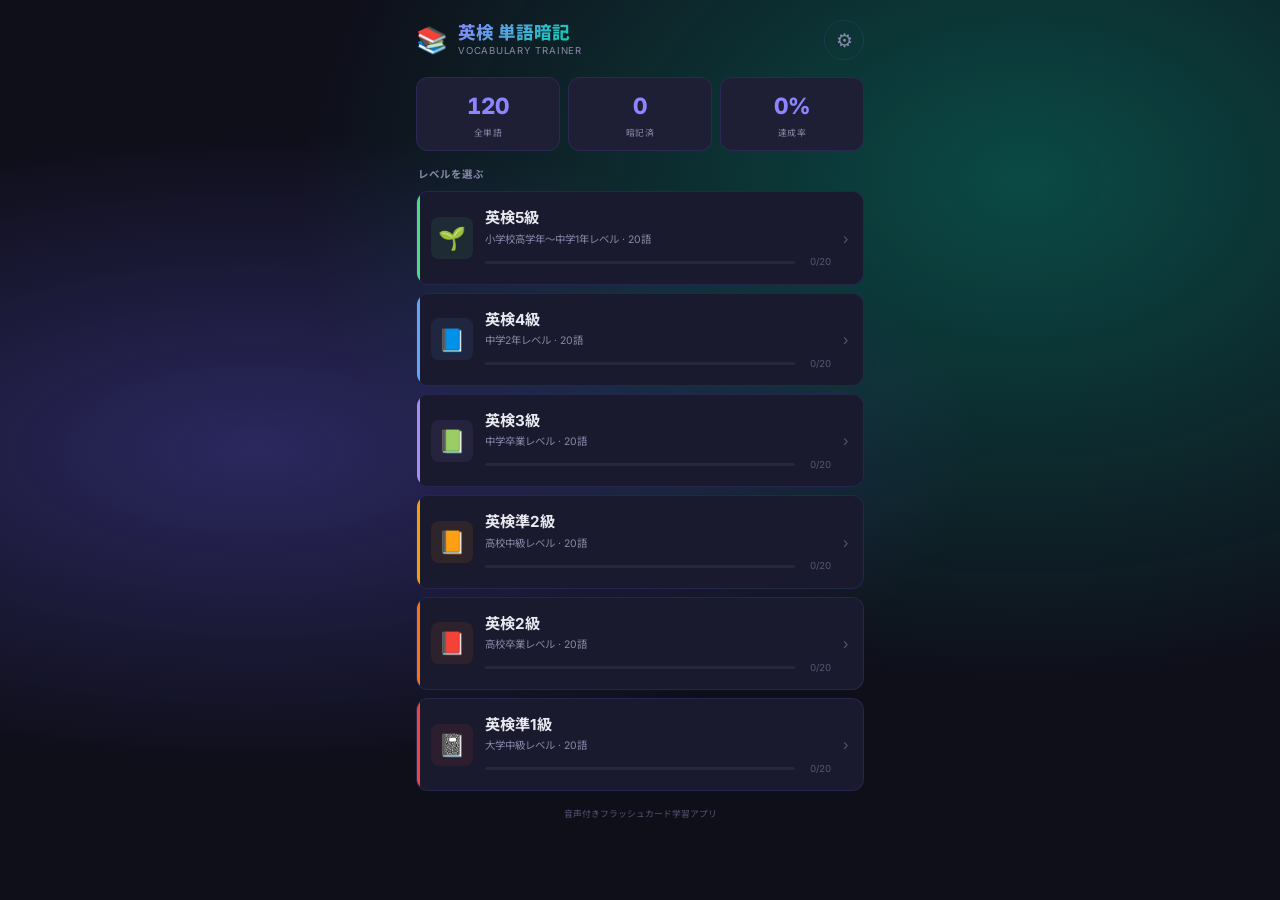
<file: index.html>
<!DOCTYPE html>
<html lang="ja">

<head>
  <meta charset="UTF-8">
  <meta name="viewport" content="width=device-width, initial-scale=1.0, viewport-fit=cover, user-scalable=no">
  <meta name="description" content="英検5級〜準1級対応の単語暗記アプリ。ネイティブ発音付きフラッシュカードで効率的に語彙力を強化。">
  <meta name="theme-color" content="#0f0f1a">
  <meta name="mobile-web-app-capable" content="yes">
  <title>英検 単語暗記</title>

  <link rel="preconnect" href="https://fonts.googleapis.com">
  <link rel="preconnect" href="https://fonts.gstatic.com" crossorigin>
  <link
    href="https://fonts.googleapis.com/css2?family=Inter:wght@400;600;700;800&family=Noto+Sans+JP:wght@400;600;700&family=M+PLUS+Rounded+1c:wght@400;700&family=Noto+Serif+JP:wght@400;700&family=Source+Code+Pro:wght@400;600;700&display=swap"
    rel="stylesheet">
  <link rel="stylesheet" href="css/style.css">

  <style>
    .top-wrapper {
      position: relative;
      z-index: 1;
      width: 100%;
      max-width: 480px;
      margin: 0 auto;
      padding: 12px 16px;
      padding-top: calc(12px + env(safe-area-inset-top, 0px));
      padding-bottom: calc(20px + env(safe-area-inset-bottom, 0px));
      min-height: 100vh;
      min-height: 100dvh;
    }

    /* Header */
    .top-header {
      display: flex;
      align-items: center;
      justify-content: space-between;
      padding: 8px 0 16px;
    }

    .top-brand {
      display: flex;
      align-items: center;
      gap: 10px;
    }

    .top-brand-icon {
      font-size: 1.6rem;
    }

    .top-brand-text h1 {
      font-size: 1.1rem;
      font-weight: 800;
      background: linear-gradient(135deg, var(--color-primary-light), var(--color-secondary));
      -webkit-background-clip: text;
      -webkit-text-fill-color: transparent;
      background-clip: text;
      line-height: 1.2;
    }

    .top-brand-text p {
      font-size: 0.6rem;
      color: var(--color-text-muted);
      letter-spacing: 0.08em;
      text-transform: uppercase;
    }

    /* Greeting */
    .top-greeting {
      padding: 12px 16px;
      background: var(--color-surface);
      border: 1px solid var(--color-border);
      border-radius: var(--radius-md);
      margin-bottom: 16px;
      display: none;
    }

    .top-greeting.show {
      display: block;
    }

    .top-greeting-text {
      font-size: 0.85rem;
      font-weight: 600;
      color: var(--color-text);
    }

    .top-greeting-sub {
      font-size: 0.65rem;
      color: var(--color-text-muted);
      margin-top: 2px;
    }

    /* Stats */
    .top-stats {
      display: grid;
      grid-template-columns: 1fr 1fr 1fr;
      gap: 8px;
      margin-bottom: 16px;
    }

    .stat-card {
      padding: 10px 8px;
      background: var(--color-surface);
      border: 1px solid var(--color-border);
      border-radius: var(--radius-md);
      text-align: center;
    }

    .stat-value {
      font-size: 1.4rem;
      font-weight: 800;
      color: var(--color-primary-light);
      font-variant-numeric: tabular-nums;
    }

    .stat-label {
      font-size: 0.55rem;
      color: var(--color-text-muted);
      text-transform: uppercase;
      letter-spacing: 0.05em;
      margin-top: 2px;
    }

    /* Section label */
    .section-label {
      font-size: 0.65rem;
      font-weight: 700;
      color: var(--color-text-muted);
      text-transform: uppercase;
      letter-spacing: 0.1em;
      margin-bottom: 8px;
      padding-left: 2px;
    }

    /* Level Cards */
    .level-grid {
      display: flex;
      flex-direction: column;
      gap: 8px;
    }

    .level-card {
      display: flex;
      align-items: center;
      gap: 12px;
      padding: 14px;
      background: var(--color-bg-card);
      border: 1px solid var(--color-border);
      border-radius: var(--radius-md);
      text-decoration: none;
      color: var(--color-text);
      transition: all 0.15s ease;
      position: relative;
      overflow: hidden;
    }

    .level-card::after {
      content: '';
      position: absolute;
      left: 0;
      top: 0;
      bottom: 0;
      width: 3px;
      background: var(--card-accent);
      border-radius: 0 2px 2px 0;
    }

    .level-card:active {
      transform: scale(0.98);
      background: var(--color-surface);
    }

    .level-icon-wrap {
      width: 42px;
      height: 42px;
      display: flex;
      align-items: center;
      justify-content: center;
      font-size: 1.4rem;
      border-radius: var(--radius-sm);
      background: var(--card-accent-bg, rgba(255, 255, 255, 0.04));
      flex-shrink: 0;
    }

    .level-info {
      flex: 1;
      min-width: 0;
    }

    .level-name {
      font-size: 0.95rem;
      font-weight: 700;
    }

    .level-desc {
      font-size: 0.65rem;
      color: var(--color-text-muted);
      margin-top: 1px;
    }

    .level-bottom {
      display: flex;
      align-items: center;
      gap: 8px;
      margin-top: 6px;
    }

    .level-progress-bar {
      flex: 1;
      height: 3px;
      background: rgba(255, 255, 255, 0.06);
      border-radius: 2px;
      overflow: hidden;
    }

    .level-progress-fill {
      height: 100%;
      border-radius: 2px;
      transition: width 0.5s ease;
    }

    .level-pct {
      font-size: 0.6rem;
      color: var(--color-text-dim);
      font-variant-numeric: tabular-nums;
      white-space: nowrap;
      min-width: 28px;
      text-align: right;
    }

    .level-arrow {
      color: var(--color-text-dim);
      font-size: 0.9rem;
      flex-shrink: 0;
    }

    /* Footer */
    .top-footer {
      text-align: center;
      padding: 16px 0 4px;
      font-size: 0.55rem;
      color: var(--color-text-dim);
    }

    @media (hover: hover) and (pointer: fine) {
      .level-card:hover {
        border-color: var(--color-primary);
        transform: translateY(-1px);
        box-shadow: 0 4px 16px rgba(0, 0, 0, 0.3);
      }
    }

    /* Theme grid categories */
    .theme-category {
      font-size: 0.65rem;
      font-weight: 700;
      color: var(--color-text-muted);
      margin: 12px 0 6px;
      text-transform: uppercase;
      letter-spacing: 0.08em;
    }

    .theme-category:first-child {
      margin-top: 0;
    }
  </style>
</head>

<body>
  <div class="top-wrapper">

    <!-- Header -->
    <header class="top-header">
      <div class="top-brand">
        <span class="top-brand-icon">📚</span>
        <div class="top-brand-text">
          <h1>英検 単語暗記</h1>
          <p>Vocabulary Trainer</p>
        </div>
      </div>
      <button class="header-settings-btn" id="settingsBtn" aria-label="設定">⚙</button>
    </header>

    <!-- Greeting -->
    <div class="top-greeting" id="topGreeting">
      <div class="top-greeting-text" id="greetingText"></div>
      <div class="top-greeting-sub" id="greetingSub"></div>
    </div>

    <!-- Stats -->
    <div class="top-stats" id="topStats">
      <div class="stat-card">
        <div class="stat-value" id="statTotal">120</div>
        <div class="stat-label">全単語</div>
      </div>
      <div class="stat-card">
        <div class="stat-value" id="statMastered">0</div>
        <div class="stat-label">暗記済</div>
      </div>
      <div class="stat-card">
        <div class="stat-value" id="statPercent">0%</div>
        <div class="stat-label">達成率</div>
      </div>
    </div>

    <!-- Level Selection -->
    <div class="section-label">レベルを選ぶ</div>
    <div class="level-grid" id="levelGrid"></div>

    <footer class="top-footer">音声付きフラッシュカード学習アプリ</footer>
  </div>

  <!-- Settings Modal -->
  <div class="modal-overlay" id="settingsModal">
    <div class="modal-content settings-modal">
      <div class="modal-header">
        <h2 class="modal-title">⚙ 設定</h2>
        <button class="modal-close" id="settingsModalClose">✕</button>
      </div>

      <div class="settings-section">
        <label class="settings-label" for="usernameInput">👤 ユーザー名</label>
        <input type="text" class="settings-input" id="usernameInput" placeholder="名前を入力..." maxlength="20">
      </div>

      <div class="settings-section">
        <span class="settings-label">🎨 カラーテーマ</span>
        <div id="themeGrid"></div>
      </div>

      <div class="settings-section">
        <span class="settings-label">🔤 フォント</span>
        <div class="font-list" id="fontList"></div>
      </div>

      <div class="settings-section settings-danger">
        <span class="settings-label">🗑️ データ管理</span>
        <button class="settings-reset-btn" id="resetAllBtn">⚠ 全データを初期化</button>
      </div>
    </div>
  </div>

  <script src="js/data/eiken5.js"></script>
  <script src="js/data/eiken4.js"></script>
  <script src="js/data/eiken3.js"></script>
  <script src="js/data/eiken-pre2.js"></script>
  <script src="js/data/eiken2.js"></script>
  <script src="js/data/eiken-pre1.js"></script>
  <script src="js/data/levels.js"></script>
  <script src="js/settings.js"></script>
  <script>
    document.addEventListener('DOMContentLoaded', () => {
      const settings = new SettingsManager();
      settings.applyAll();

      const username = settings.get('username');
      const greetingEl = document.getElementById('topGreeting');
      const greetingText = document.getElementById('greetingText');
      const greetingSub = document.getElementById('greetingSub');

      if (username && greetingEl) {
        const hour = new Date().getHours();
        let timeGreet = 'こんにちは';
        if (hour < 6) timeGreet = 'おやすみ前の学習ですね';
        else if (hour < 10) timeGreet = 'おはようございます';
        else if (hour < 18) timeGreet = 'こんにちは';
        else timeGreet = 'こんばんは';
        greetingText.textContent = `${timeGreet}、${username} さん`;
        greetingSub.textContent = '今日も一緒に頑張りましょう！';
        greetingEl.classList.add('show');
      }

      // Stats
      let totalWords = 0;
      let totalMastered = 0;
      LEVEL_ORDER.forEach(id => {
        const lv = LEVEL_CONFIG[id];
        if (!lv) return;
        totalWords += lv.getData().length;
        totalMastered += JSON.parse(localStorage.getItem(`masteredWords_${id}`) || '[]').length;
      });
      document.getElementById('statTotal').textContent = totalWords;
      document.getElementById('statMastered').textContent = totalMastered;
      document.getElementById('statPercent').textContent = totalWords > 0 ? Math.round((totalMastered / totalWords) * 100) + '%' : '0%';

      // Level cards
      const grid = document.getElementById('levelGrid');
      LEVEL_ORDER.forEach(levelId => {
        const level = LEVEL_CONFIG[levelId];
        if (!level) return;
        const data = level.getData();
        const mastered = JSON.parse(localStorage.getItem(`masteredWords_${levelId}`) || '[]').length;
        const total = data.length;
        const pct = total > 0 ? Math.round((mastered / total) * 100) : 0;

        const a = document.createElement('a');
        a.href = `study.html?level=${levelId}`;
        a.className = 'level-card';
        a.style.setProperty('--card-accent', level.color);
        a.style.setProperty('--card-accent-bg', level.color + '15');
        a.innerHTML = `
          <div class="level-icon-wrap">${level.icon}</div>
          <div class="level-info">
            <div class="level-name">${level.name}</div>
            <div class="level-desc">${level.description} · ${total}語</div>
            <div class="level-bottom">
              <div class="level-progress-bar">
                <div class="level-progress-fill" style="width:${pct}%;background:${level.color}"></div>
              </div>
              <span class="level-pct">${mastered}/${total}</span>
            </div>
          </div>
          <span class="level-arrow">›</span>
        `;
        grid.appendChild(a);
      });

      // Settings modal
      const settingsBtn = document.getElementById('settingsBtn');
      const settingsModal = document.getElementById('settingsModal');
      const settingsModalClose = document.getElementById('settingsModalClose');
      const usernameInput = document.getElementById('usernameInput');
      const themeGrid = document.getElementById('themeGrid');
      const fontList = document.getElementById('fontList');
      const resetAllBtn = document.getElementById('resetAllBtn');

      function renderThemes() {
        if (!themeGrid) return;
        const current = settings.get('theme');
        themeGrid.innerHTML = '';
        const categories = {};
        Object.entries(settings.themes).forEach(([id, theme]) => {
          if (!categories[theme.category]) categories[theme.category] = [];
          categories[theme.category].push({ id, ...theme });
        });
        Object.entries(categories).forEach(([cat, themes]) => {
          const label = document.createElement('div');
          label.className = 'theme-category';
          label.textContent = cat;
          themeGrid.appendChild(label);
          const grid = document.createElement('div');
          grid.className = 'theme-grid';
          themes.forEach(t => {
            const btn = document.createElement('button');
            btn.className = `theme-item${t.id === current ? ' selected' : ''}`;
            btn.innerHTML = `<span class="theme-swatch" style="background:${t.primary}"></span>${t.label}`;
            btn.addEventListener('click', () => { settings.applyTheme(t.id); renderThemes(); });
            grid.appendChild(btn);
          });
          themeGrid.appendChild(grid);
        });
      }

      function renderFonts() {
        if (!fontList) return;
        const current = settings.get('font');
        fontList.innerHTML = '';
        Object.entries(settings.fonts).forEach(([id, font]) => {
          const btn = document.createElement('button');
          btn.className = `font-item${id === current ? ' selected' : ''}`;
          btn.textContent = font.label;
          btn.style.fontFamily = font.family;
          btn.addEventListener('click', () => { settings.applyFont(id); renderFonts(); });
          fontList.appendChild(btn);
        });
      }

      if (settingsBtn) {
        settingsBtn.addEventListener('click', () => {
          renderThemes(); renderFonts();
          if (usernameInput) usernameInput.value = settings.get('username') || '';
          if (usernameInput) {
            usernameInput.oninput = () => {
              settings.set('username', usernameInput.value.trim());
              const n = usernameInput.value.trim();
              if (n) {
                greetingText.textContent = `こんにちは、${n} さん`;
                greetingSub.textContent = '今日も一緒に頑張りましょう！';
                greetingEl.classList.add('show');
              } else {
                greetingEl.classList.remove('show');
              }
            };
          }
          settingsModal.classList.add('show');
        });
      }
      if (settingsModalClose) settingsModalClose.addEventListener('click', () => settingsModal.classList.remove('show'));
      if (settingsModal) settingsModal.addEventListener('click', (e) => { if (e.target === settingsModal) settingsModal.classList.remove('show'); });
      if (resetAllBtn) resetAllBtn.addEventListener('click', () => { if (confirm('全データを初期化しますか？')) { settings.resetAll(); location.reload(); } });
    });
  </script>
</body>

</html>
</file>
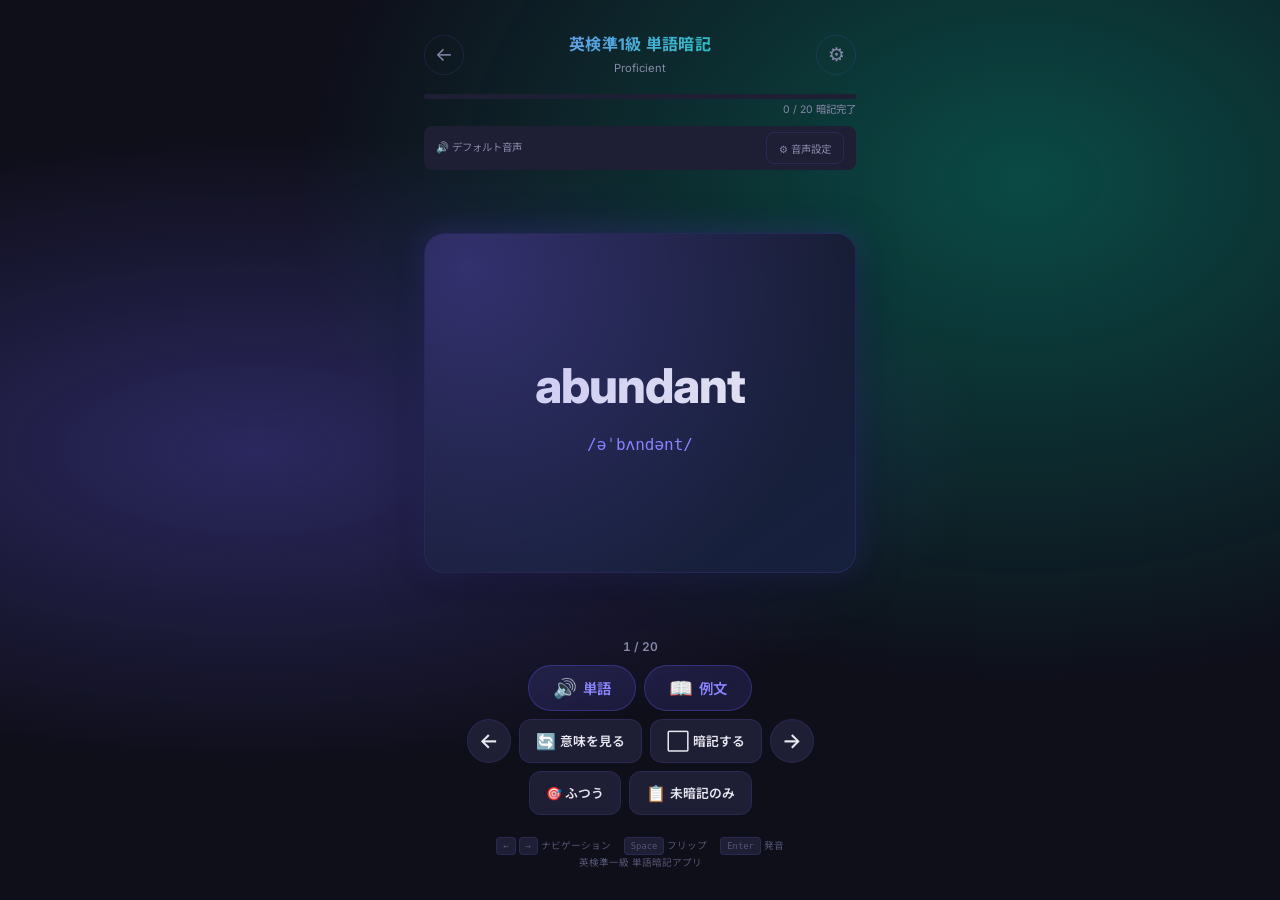
<file: study.html>
<!DOCTYPE html>
<html lang="ja">

<head>
  <meta charset="UTF-8">
  <meta name="viewport" content="width=device-width, initial-scale=1.0, viewport-fit=cover, user-scalable=no">
  <meta name="description" content="英検単語暗記アプリ。ネイティブ発音付きのフラッシュカードで効率的に語彙力を強化。">
  <meta name="theme-color" content="#0f0f1a">
  <meta name="mobile-web-app-capable" content="yes">
  <meta name="apple-mobile-web-app-status-bar-style" content="black-translucent">
  <title>単語暗記</title>

  <!-- Fonts -->
  <link rel="preconnect" href="https://fonts.googleapis.com">
  <link rel="preconnect" href="https://fonts.gstatic.com" crossorigin>
  <link
    href="https://fonts.googleapis.com/css2?family=Inter:wght@400;600;700;800&family=Noto+Sans+JP:wght@400;600;700&family=M+PLUS+Rounded+1c:wght@400;700&family=Noto+Serif+JP:wght@400;700&family=Source+Code+Pro:wght@400;600;700&display=swap"
    rel="stylesheet">

  <!-- Styles -->
  <link rel="stylesheet" href="css/style.css">
</head>

<body>
  <div class="app-wrapper">

    <!-- Header -->
    <header class="header">
      <div class="header-row">
        <a href="index.html" class="header-back-btn" aria-label="トップへ戻る">←</a>
        <div class="header-center">
          <h1 class="header-title" id="headerTitle">単語暗記</h1>
          <p class="header-subtitle" id="headerSubtitle">Vocabulary Trainer</p>
        </div>
        <button class="header-settings-btn" id="settingsBtn" aria-label="設定">⚙</button>
      </div>
    </header>

    <!-- Progress -->
    <div class="progress-container">
      <div class="progress-bar-outer">
        <div class="progress-bar-inner" id="progressBar"></div>
      </div>
      <div class="progress-text" id="progressText">0 / 15 暗記完了</div>
    </div>

    <!-- iOS Notice -->
    <div class="ios-notice" id="iosNotice">
      <button class="ios-notice-close" id="iosNoticeClose">✕</button>
      <div class="ios-notice-title">📱 iOSをお使いの方へ</div>
      <div>
        より自然な発音にするには：<br>
        設定 → アクセシビリティ → 読み上げコンテンツ → 声 → English → 高品質音声をダウンロード
      </div>
    </div>

    <!-- Voice Info -->
    <div class="voice-info-bar">
      <span class="voice-info" id="voiceInfo">🔊 読み込み中...</span>
      <button class="voice-settings-btn" id="voiceSettingsBtn">⚙ 音声設定</button>
    </div>

    <!-- Card -->
    <div class="card-area">
      <div class="card" id="card">
        <div class="card-inner" id="cardInner">
          <!-- Front -->
          <div class="card-face card-front">
            <div class="word-display" id="word">loading...</div>
            <div class="phonetic-display" id="phonetic"></div>
          </div>

          <!-- Back -->
          <div class="card-face card-back">
            <span class="pos-badge" id="partOfSpeech"></span>
            <div class="meaning-display" id="meaning"></div>
            <div class="divider"></div>
            <div class="example-label">Example</div>
            <div class="example-display" id="example"></div>
            <div class="example-translation-display" id="exampleTranslation"></div>
          </div>
        </div>
      </div>
    </div>

    <!-- Controls -->
    <div class="controls">
      <div class="counter" id="counter">1 / 15</div>

      <div class="controls-row">
        <button class="speak-btn" id="speakWordGlobal" aria-label="単語を発音">
          <span class="speak-icon">🔊</span>
          <span>単語</span>
        </button>
        <button class="speak-btn" id="speakExampleGlobal" aria-label="例文を発音">
          <span class="speak-icon">📖</span>
          <span>例文</span>
        </button>
      </div>

      <div class="controls-row">
        <button class="ctrl-btn nav-btn" id="prevBtn" aria-label="前へ">←</button>
        <button class="ctrl-btn" id="flipBtn">
          <span class="btn-icon">🔄</span> 意味を見る
        </button>
        <button class="ctrl-btn" id="masterBtn">
          <span class="btn-icon">⬜</span> 暗記する
        </button>
        <button class="ctrl-btn nav-btn" id="nextBtn" aria-label="次へ">→</button>
      </div>

      <div class="controls-row">
        <button class="ctrl-btn speed-step" id="speedBtn" aria-label="再生速度">🎯 ふつう</button>
        <button class="ctrl-btn" id="filterBtn">
          <span class="btn-icon">📋</span> 未暗記のみ
        </button>
      </div>
    </div>

    <!-- Footer -->
    <footer class="footer">
      <div class="keyboard-hints">
        <kbd class="kbd">←</kbd> <kbd class="kbd">→</kbd> ナビゲーション　
        <kbd class="kbd">Space</kbd> フリップ　
        <kbd class="kbd">Enter</kbd> 発音
      </div>
      <div class="footer-text">英検準一級 単語暗記アプリ</div>
    </footer>
  </div>

  <!-- Voice Selection Modal -->
  <div class="modal-overlay" id="voiceModal">
    <div class="modal-content">
      <div class="modal-header">
        <h2 class="modal-title">🔊 音声を選択</h2>
        <button class="modal-close" id="voiceModalClose">✕</button>
      </div>
      <p style="font-size: 0.75rem; color: var(--color-text-muted); margin-bottom: 12px;">
        音声をタップするとテスト再生されます
      </p>
      <div id="voiceList"></div>
    </div>
  </div>

  <!-- Settings Modal -->
  <div class="modal-overlay" id="settingsModal">
    <div class="modal-content settings-modal">
      <div class="modal-header">
        <h2 class="modal-title">⚙ 設定</h2>
        <button class="modal-close" id="settingsModalClose">✕</button>
      </div>

      <div class="settings-section">
        <label class="settings-label" for="usernameInput">👤 ユーザー名</label>
        <input type="text" class="settings-input" id="usernameInput" placeholder="名前を入力..." maxlength="20">
      </div>

      <div class="settings-section">
        <span class="settings-label">🎨 カラーテーマ</span>
        <div class="theme-grid" id="themeGrid"></div>
      </div>

      <div class="settings-section">
        <span class="settings-label">🔤 フォント</span>
        <div class="font-list" id="fontList"></div>
      </div>

      <div class="settings-section settings-danger">
        <span class="settings-label">🗑️ データ管理</span>
        <button class="settings-reset-btn" id="resetProgressBtn">📊 暗記記録をリセット</button>
        <button class="settings-reset-btn settings-reset-all" id="resetAllBtn">⚠ 全設定を初期化</button>
      </div>
    </div>
  </div>

  <!-- Scripts -->
  <script src="js/data/eiken5.js"></script>
  <script src="js/data/eiken4.js"></script>
  <script src="js/data/eiken3.js"></script>
  <script src="js/data/eiken-pre2.js"></script>
  <script src="js/data/eiken2.js"></script>
  <script src="js/data/eiken-pre1.js"></script>
  <script src="js/data/levels.js"></script>
  <script src="js/speech.js"></script>
  <script src="js/settings.js"></script>
  <script src="js/app.js"></script>
</body>

</html>
</file>
<file: css/style.css>
/* ============================================
   英検準一級 単語暗記アプリ - スタイルシート
   Mobile-First Design
   ============================================ */

/* ---------- CSS Variables ---------- */
:root {
  --color-bg: #0f0f1a;
  --color-bg-card: #1a1a2e;
  --color-bg-card-back: #16213e;
  --color-surface: #1e1e35;
  --color-surface-hover: #2a2a45;
  --color-primary: #6c63ff;
  --color-primary-light: #8b85ff;
  --color-primary-glow: rgba(108, 99, 255, 0.3);
  --color-secondary: #00d4aa;
  --color-secondary-glow: rgba(0, 212, 170, 0.3);
  --color-accent: #ff6b9d;
  --color-text: #e8e8f0;
  --color-text-muted: #8888aa;
  --color-text-dim: #555577;
  --color-warning: #ffb74d;
  --color-success: #66bb6a;
  --color-border: rgba(108, 99, 255, 0.15);
  --color-glass: rgba(26, 26, 46, 0.85);

  --radius-sm: 8px;
  --radius-md: 12px;
  --radius-lg: 20px;
  --radius-xl: 28px;

  --shadow-sm: 0 2px 8px rgba(0, 0, 0, 0.3);
  --shadow-md: 0 4px 24px rgba(0, 0, 0, 0.4);
  --shadow-lg: 0 8px 40px rgba(0, 0, 0, 0.5);
  --shadow-glow: 0 0 30px var(--color-primary-glow);

  --font-main: 'Inter', 'Noto Sans JP', -apple-system, BlinkMacSystemFont, sans-serif;
  --font-mono: 'JetBrains Mono', 'Fira Code', monospace;

  --transition-fast: 0.15s ease;
  --transition-normal: 0.3s cubic-bezier(0.4, 0, 0.2, 1);
  --transition-slow: 0.5s cubic-bezier(0.4, 0, 0.2, 1);

  /* iOS safe area */
  --safe-top: env(safe-area-inset-top, 0px);
  --safe-bottom: env(safe-area-inset-bottom, 0px);

  /* Touch target minimum (Apple HIG: 44px) */
  --touch-min: 44px;
}

/* ---------- Reset & Base ---------- */
*,
*::before,
*::after {
  box-sizing: border-box;
  margin: 0;
  padding: 0;
}

html {
  font-size: 16px;
  -webkit-tap-highlight-color: transparent;
  -webkit-text-size-adjust: 100%;
  touch-action: manipulation;
}

body {
  font-family: var(--font-main);
  background: var(--color-bg);
  color: var(--color-text);
  min-height: 100vh;
  min-height: 100dvh;
  overflow-x: hidden;
  line-height: 1.6;
  -webkit-font-smoothing: antialiased;
  -moz-osx-font-smoothing: grayscale;
}

/* Animated background */
body::before {
  content: '';
  position: fixed;
  top: 0;
  left: 0;
  width: 100%;
  height: 100%;
  background:
    radial-gradient(ellipse at 20% 50%, var(--color-primary-glow) 0%, transparent 50%),
    radial-gradient(ellipse at 80% 20%, var(--color-secondary-glow) 0%, transparent 50%);
  pointer-events: none;
  z-index: 0;
}

/* Prevent pull-to-refresh on mobile */
body {
  overscroll-behavior-y: contain;
}

/* ---------- Layout ---------- */
.app-wrapper {
  position: relative;
  z-index: 1;
  width: 100%;
  max-width: 480px;
  margin: 0 auto;
  padding: 12px 16px;
  padding-top: calc(12px + var(--safe-top));
  padding-bottom: calc(12px + var(--safe-bottom));
  min-height: 100vh;
  min-height: 100dvh;
  display: flex;
  flex-direction: column;
}

/* ---------- Header ---------- */
.header {
  text-align: center;
  padding: 8px 0;
}

.header-row {
  display: flex;
  align-items: center;
  justify-content: space-between;
}

.header-left {
  width: 40px;
}

.header-back-btn {
  width: 40px;
  height: 40px;
  display: flex;
  align-items: center;
  justify-content: center;
  background: none;
  border: 1px solid var(--color-border);
  border-radius: 50%;
  color: var(--color-text-muted);
  font-size: 1.2rem;
  text-decoration: none;
  transition: all var(--transition-fast);
}

.header-back-btn:active {
  background: var(--color-surface);
  color: var(--color-primary-light);
  border-color: var(--color-primary);
}

.header-center {
  flex: 1;
  text-align: center;
}

.header-title {
  font-size: 1rem;
  font-weight: 700;
  background: linear-gradient(135deg, var(--color-primary-light), var(--color-secondary));
  -webkit-background-clip: text;
  -webkit-text-fill-color: transparent;
  background-clip: text;
  letter-spacing: 0.02em;
}

.header-subtitle {
  font-size: 0.7rem;
  color: var(--color-text-muted);
  margin-top: 2px;
}

.header-settings-btn {
  width: 40px;
  height: 40px;
  display: flex;
  align-items: center;
  justify-content: center;
  background: none;
  border: 1px solid var(--color-border);
  border-radius: 50%;
  color: var(--color-text-muted);
  font-size: 1.2rem;
  cursor: pointer;
  transition: all var(--transition-fast);
}

.header-settings-btn:active {
  background: var(--color-surface);
  color: var(--color-primary-light);
  border-color: var(--color-primary);
}

/* ---------- Settings Modal ---------- */
.settings-modal {
  max-height: 80vh;
}

.settings-section {
  margin-bottom: 20px;
}

.settings-label {
  display: block;
  font-size: 0.8rem;
  font-weight: 600;
  color: var(--color-text);
  margin-bottom: 8px;
}

.settings-input {
  width: 100%;
  padding: 12px 14px;
  background: var(--color-surface);
  border: 1px solid var(--color-border);
  border-radius: var(--radius-sm);
  color: var(--color-text);
  font-size: 0.9rem;
  font-family: var(--font-main);
  outline: none;
  transition: border-color var(--transition-fast);
  min-height: var(--touch-min);
}

.settings-input:focus {
  border-color: var(--color-primary);
}

.settings-input::placeholder {
  color: var(--color-text-dim);
}

/* Theme grid */
.theme-grid {
  display: grid;
  grid-template-columns: repeat(auto-fill, minmax(120px, 1fr));
  gap: 8px;
}

.theme-item {
  display: flex;
  align-items: center;
  gap: 8px;
  padding: 10px 12px;
  background: var(--color-surface);
  border: 2px solid var(--color-border);
  border-radius: var(--radius-sm);
  color: var(--color-text);
  font-size: 0.75rem;
  font-weight: 600;
  cursor: pointer;
  transition: all var(--transition-fast);
  font-family: var(--font-main);
  min-height: var(--touch-min);
}

.theme-item:active {
  transform: scale(0.96);
}

.theme-item.selected {
  border-color: var(--color-primary);
  background: rgba(108, 99, 255, 0.1);
}

.theme-swatch {
  width: 20px;
  height: 20px;
  border-radius: 50%;
  flex-shrink: 0;
}

/* Font list */
.font-list {
  display: flex;
  flex-direction: column;
  gap: 6px;
}

.font-item {
  display: block;
  width: 100%;
  padding: 12px 14px;
  background: var(--color-surface);
  border: 2px solid var(--color-border);
  border-radius: var(--radius-sm);
  color: var(--color-text);
  font-size: 0.8rem;
  cursor: pointer;
  transition: all var(--transition-fast);
  text-align: left;
  min-height: var(--touch-min);
}

.font-item.selected {
  border-color: var(--color-primary);
  background: rgba(108, 99, 255, 0.1);
  color: var(--color-primary-light);
}

/* Theme category labels */
.theme-category {
  font-size: 0.65rem;
  font-weight: 700;
  color: var(--color-text-muted);
  margin: 12px 0 6px;
  text-transform: uppercase;
  letter-spacing: 0.08em;
}

.theme-category:first-child {
  margin-top: 0;
}

/* Reset buttons */
.settings-danger {
  padding-top: 16px;
  border-top: 1px solid var(--color-border);
}

.settings-reset-btn {
  display: block;
  width: 100%;
  padding: 12px;
  background: var(--color-surface);
  border: 1px solid var(--color-border);
  border-radius: var(--radius-sm);
  color: var(--color-text-muted);
  font-size: 0.8rem;
  font-weight: 600;
  cursor: pointer;
  transition: all var(--transition-fast);
  font-family: var(--font-main);
  margin-bottom: 8px;
  min-height: var(--touch-min);
  text-align: center;
}

.settings-reset-btn:active {
  background: rgba(255, 100, 100, 0.1);
  border-color: rgba(255, 100, 100, 0.3);
  color: #ff6b6b;
}

.settings-reset-all {
  color: #ff6b6b;
  border-color: rgba(255, 100, 100, 0.2);
}

/* ---------- Progress Bar ---------- */
.progress-container {
  margin: 8px 0;
}

.progress-bar-outer {
  width: 100%;
  height: 5px;
  background: var(--color-surface);
  border-radius: 3px;
  overflow: hidden;
}

.progress-bar-inner {
  height: 100%;
  background: linear-gradient(90deg, var(--color-primary), var(--color-secondary));
  border-radius: 3px;
  transition: width var(--transition-slow);
  width: 0%;
}

.progress-text {
  font-size: 0.65rem;
  color: var(--color-text-muted);
  text-align: right;
  margin-top: 3px;
}

/* ---------- Card ---------- */
.card-area {
  flex: 1;
  display: flex;
  align-items: center;
  justify-content: center;
  perspective: 1200px;
  padding: 4px 0;
  min-height: 200px;
}

.card {
  width: 100%;
  height: 240px;
  cursor: pointer;
  position: relative;
}

.card-inner {
  position: relative;
  width: 100%;
  height: 100%;
  transition: transform 0.6s cubic-bezier(0.4, 0, 0.2, 1);
  transform-style: preserve-3d;
}

.card-inner.flipped {
  transform: rotateY(180deg);
}

.card-face {
  position: absolute;
  width: 100%;
  height: 100%;
  backface-visibility: hidden;
  -webkit-backface-visibility: hidden;
  border-radius: var(--radius-lg);
  display: flex;
  flex-direction: column;
  align-items: center;
  justify-content: center;
  padding: 24px 20px;
  overflow: hidden;
}

/* 表面 */
.card-front {
  background: linear-gradient(145deg, var(--color-bg-card), var(--color-bg-card-back));
  border: 1px solid var(--color-border);
  box-shadow: var(--shadow-lg), var(--shadow-glow);
}

.card-front::before {
  content: '';
  position: absolute;
  top: -50%;
  left: -50%;
  width: 200%;
  height: 200%;
  background: radial-gradient(circle at 30% 30%, var(--color-primary-glow) 0%, transparent 50%);
  pointer-events: none;
}

.word-display {
  font-size: 2.2rem;
  font-weight: 800;
  letter-spacing: -0.02em;
  color: var(--color-text);
  text-align: center;
  margin-bottom: 8px;
}

.phonetic-display {
  font-family: var(--font-mono);
  font-size: 1rem;
  color: var(--color-primary-light);
}

/* 裏面 */
.card-back {
  background: linear-gradient(145deg, var(--color-bg-card-back), var(--color-bg-card));
  border: 1px solid var(--color-border);
  box-shadow: var(--shadow-lg);
  transform: rotateY(180deg);
  text-align: center;
  gap: 6px;
  justify-content: flex-start;
  padding-top: 20px;
}

.pos-badge {
  display: inline-block;
  padding: 2px 12px;
  background: rgba(0, 212, 170, 0.15);
  border: 1px solid rgba(0, 212, 170, 0.3);
  border-radius: var(--radius-xl);
  font-size: 0.65rem;
  color: var(--color-secondary);
  font-weight: 600;
  letter-spacing: 0.05em;
}

.meaning-display {
  font-size: 1.4rem;
  font-weight: 700;
  color: var(--color-text);
  margin: 4px 0;
}

.divider {
  width: 50px;
  height: 2px;
  background: linear-gradient(90deg, transparent, var(--color-secondary), transparent);
  margin: 2px 0;
}

.example-label {
  font-size: 0.6rem;
  color: var(--color-text-muted);
  text-transform: uppercase;
  letter-spacing: 0.1em;
  margin-top: 2px;
}

.example-display {
  font-size: 0.85rem;
  color: var(--color-text);
  line-height: 1.4;
  font-style: italic;
  padding: 0 8px;
}

.example-translation-display {
  font-size: 0.75rem;
  color: var(--color-text-muted);
  padding: 0 8px;
}

/* ---------- Card Animation ---------- */
@keyframes slide-left {
  0% {
    transform: translateX(0);
    opacity: 1;
  }

  30% {
    transform: translateX(-20px);
    opacity: 0.5;
  }

  60% {
    transform: translateX(12px);
    opacity: 0.5;
  }

  100% {
    transform: translateX(0);
    opacity: 1;
  }
}

@keyframes slide-right {
  0% {
    transform: translateX(0);
    opacity: 1;
  }

  30% {
    transform: translateX(20px);
    opacity: 0.5;
  }

  60% {
    transform: translateX(-12px);
    opacity: 0.5;
  }

  100% {
    transform: translateX(0);
    opacity: 1;
  }
}

.card.slide-left {
  animation: slide-left 0.3s ease-out;
}

.card.slide-right {
  animation: slide-right 0.3s ease-out;
}

/* ---------- Controls ---------- */
.controls {
  padding: 8px 0 4px;
}

.counter {
  text-align: center;
  font-size: 0.75rem;
  color: var(--color-text-muted);
  margin-bottom: 8px;
  font-weight: 600;
  font-variant-numeric: tabular-nums;
}

/* Speak buttons row */
.controls-row {
  display: flex;
  gap: 8px;
  justify-content: center;
  margin-bottom: 8px;
  flex-wrap: wrap;
}

.speak-btn {
  display: flex;
  align-items: center;
  justify-content: center;
  gap: 6px;
  min-height: var(--touch-min);
  padding: 10px 24px;
  background: rgba(108, 99, 255, 0.15);
  border: 1px solid rgba(108, 99, 255, 0.3);
  border-radius: var(--radius-xl);
  color: var(--color-primary-light);
  font-size: 0.9rem;
  font-weight: 600;
  cursor: pointer;
  transition: all var(--transition-fast);
  font-family: var(--font-main);
  -webkit-user-select: none;
  user-select: none;
}

.speak-btn:active {
  background: rgba(108, 99, 255, 0.3);
  transform: scale(0.96);
}

.speak-btn.speaking {
  animation: pulse-speak 0.8s ease-in-out infinite;
}

.speak-btn:disabled {
  opacity: 0.4;
  pointer-events: none;
}

.speak-icon {
  font-size: 1.2rem;
}

@keyframes pulse-speak {

  0%,
  100% {
    box-shadow: 0 0 0 0 var(--color-primary-glow);
    background: rgba(108, 99, 255, 0.15);
  }

  50% {
    box-shadow: 0 0 20px 4px var(--color-primary-glow);
    background: rgba(108, 99, 255, 0.3);
  }
}

/* Common button */
.ctrl-btn {
  display: flex;
  align-items: center;
  justify-content: center;
  gap: 4px;
  min-height: var(--touch-min);
  padding: 10px 16px;
  background: var(--color-surface);
  border: 1px solid var(--color-border);
  border-radius: var(--radius-md);
  color: var(--color-text);
  font-size: 0.8rem;
  font-weight: 600;
  cursor: pointer;
  transition: all var(--transition-fast);
  font-family: var(--font-main);
  white-space: nowrap;
  -webkit-user-select: none;
  user-select: none;
}

.ctrl-btn:active {
  background: var(--color-surface-hover);
  transform: scale(0.96);
}

.ctrl-btn .btn-icon {
  font-size: 1rem;
}

/* Navigation buttons */
.nav-btn {
  width: var(--touch-min);
  height: var(--touch-min);
  border-radius: 50%;
  padding: 0;
  font-size: 1.3rem;
  flex-shrink: 0;
}

.nav-btn:active {
  background: var(--color-primary);
  border-color: var(--color-primary);
}

/* Mastered button */
.ctrl-btn.mastered {
  background: rgba(0, 212, 170, 0.15);
  border-color: rgba(0, 212, 170, 0.4);
  color: var(--color-secondary);
}

/* Filter button active */
.ctrl-btn.active {
  background: rgba(108, 99, 255, 0.2);
  border-color: var(--color-primary);
  color: var(--color-primary-light);
}

/* ---------- Speed Control ---------- */
.speed-control {
  display: flex;
  align-items: center;
  gap: 0;
  background: var(--color-surface);
  border: 1px solid var(--color-border);
  border-radius: var(--radius-md);
  padding: 3px;
  overflow: hidden;
}

.speed-btn {
  width: var(--touch-min);
  height: var(--touch-min);
  padding: 0;
  border: none;
  border-radius: var(--radius-sm);
  font-size: 1.4rem;
  font-weight: 700;
  display: flex;
  align-items: center;
  justify-content: center;
  background: transparent;
  color: var(--color-text);
  cursor: pointer;
  -webkit-user-select: none;
  user-select: none;
  transition: all var(--transition-fast);
  font-family: var(--font-main);
}

.speed-btn:active {
  background: var(--color-primary);
  color: white;
}

.speed-btn:disabled {
  opacity: 0.25;
  pointer-events: none;
}

.speed-display {
  font-size: 0.85rem;
  font-weight: 700;
  color: var(--color-primary-light);
  min-width: 48px;
  text-align: center;
  font-variant-numeric: tabular-nums;
  font-family: var(--font-mono);
  padding: 0 4px;
}

/* ---------- iOS Notice ---------- */
.ios-notice {
  display: none;
  margin: 8px 0;
  padding: 12px 14px;
  background: rgba(255, 183, 77, 0.1);
  border: 1px solid rgba(255, 183, 77, 0.3);
  border-radius: var(--radius-md);
  font-size: 0.7rem;
  color: var(--color-warning);
  line-height: 1.6;
  position: relative;
}

.ios-notice-close {
  position: absolute;
  top: 6px;
  right: 8px;
  background: none;
  border: none;
  color: var(--color-warning);
  font-size: 1rem;
  cursor: pointer;
  padding: 8px;
  min-width: var(--touch-min);
  min-height: var(--touch-min);
}

.ios-notice-title {
  font-weight: 700;
  margin-bottom: 4px;
}

/* ---------- Voice Info ---------- */
.voice-info-bar {
  display: flex;
  align-items: center;
  justify-content: space-between;
  padding: 6px 12px;
  background: var(--color-surface);
  border-radius: var(--radius-sm);
  margin-bottom: 6px;
}

.voice-info {
  font-size: 0.65rem;
  color: var(--color-text-muted);
}

.voice-settings-btn {
  background: none;
  border: 1px solid var(--color-border);
  border-radius: var(--radius-sm);
  color: var(--color-text-muted);
  font-size: 0.65rem;
  padding: 6px 12px;
  min-height: 32px;
  cursor: pointer;
  transition: all var(--transition-fast);
  font-family: var(--font-main);
}

.voice-settings-btn:active {
  border-color: var(--color-primary);
  color: var(--color-primary-light);
}

/* ---------- Modal ---------- */
.modal-overlay {
  display: none;
  position: fixed;
  inset: 0;
  background: rgba(0, 0, 0, 0.7);
  backdrop-filter: blur(4px);
  -webkit-backdrop-filter: blur(4px);
  z-index: 100;
  align-items: flex-end;
  justify-content: center;
}

.modal-overlay.show {
  display: flex;
}

.modal-content {
  background: var(--color-bg-card);
  border: 1px solid var(--color-border);
  border-radius: var(--radius-lg) var(--radius-lg) 0 0;
  padding: 20px;
  padding-bottom: calc(20px + var(--safe-bottom));
  width: 100%;
  max-width: 480px;
  max-height: 65vh;
  overflow-y: auto;
  box-shadow: var(--shadow-lg);
  -webkit-overflow-scrolling: touch;
}

.modal-header {
  display: flex;
  align-items: center;
  justify-content: space-between;
  margin-bottom: 12px;
}

.modal-title {
  font-size: 1rem;
  font-weight: 700;
  color: var(--color-text);
}

.modal-close {
  background: none;
  border: none;
  color: var(--color-text-muted);
  font-size: 1.3rem;
  cursor: pointer;
  padding: 8px;
  min-width: var(--touch-min);
  min-height: var(--touch-min);
  display: flex;
  align-items: center;
  justify-content: center;
}

.voice-item {
  display: block;
  width: 100%;
  padding: 14px 16px;
  background: var(--color-surface);
  border: 1px solid var(--color-border);
  border-radius: var(--radius-sm);
  color: var(--color-text);
  font-size: 0.85rem;
  cursor: pointer;
  transition: all var(--transition-fast);
  margin-bottom: 6px;
  text-align: left;
  font-family: var(--font-main);
  min-height: var(--touch-min);
}

.voice-item:active {
  background: var(--color-surface-hover);
  border-color: var(--color-primary);
}

.voice-item.selected {
  background: rgba(108, 99, 255, 0.2);
  border-color: var(--color-primary);
  color: var(--color-primary-light);
}

.no-voices {
  color: var(--color-text-muted);
  text-align: center;
  padding: 20px;
  font-size: 0.85rem;
}

/* ---------- Footer ---------- */
.footer {
  text-align: center;
  padding: 6px 0;
}

.footer-text {
  font-size: 0.6rem;
  color: var(--color-text-dim);
}

.keyboard-hints {
  display: none;
  font-size: 0.6rem;
  color: var(--color-text-dim);
  margin-top: 4px;
}

.kbd {
  display: inline-block;
  padding: 1px 6px;
  background: var(--color-surface);
  border: 1px solid var(--color-border);
  border-radius: 4px;
  font-family: var(--font-mono);
  font-size: 0.55rem;
}

/* Show keyboard hints on non-touch devices */
@media (hover: hover) and (pointer: fine) {
  .keyboard-hints {
    display: block;
  }

  .speak-btn:hover {
    background: rgba(108, 99, 255, 0.25);
    transform: translateY(-2px);
    box-shadow: 0 4px 16px var(--color-primary-glow);
  }

  .ctrl-btn:hover {
    background: var(--color-surface-hover);
    border-color: var(--color-primary);
    transform: translateY(-1px);
  }

  .nav-btn:hover {
    background: var(--color-primary);
    border-color: var(--color-primary);
  }

  .speed-btn:hover {
    background: rgba(108, 99, 255, 0.2);
  }
}

/* ---------- Responsive: Small phones ---------- */
@media screen and (max-height: 667px) {
  .header {
    padding: 4px 0;
  }

  .header-subtitle {
    display: none;
  }

  .progress-container {
    margin: 4px 0;
  }

  .voice-info-bar {
    display: none;
  }

  .card {
    height: 200px;
  }

  .card-face {
    padding: 16px;
  }

  .word-display {
    font-size: 1.8rem;
  }

  .meaning-display {
    font-size: 1.2rem;
  }

  .example-display {
    font-size: 0.8rem;
  }

  .controls {
    padding: 4px 0;
  }

  .counter {
    margin-bottom: 4px;
  }

  .controls-row {
    margin-bottom: 4px;
    gap: 6px;
  }
}

/* ---------- Responsive: Tablets/Desktop ---------- */
@media screen and (min-width: 481px) {
  .app-wrapper {
    padding: 24px;
  }

  .card {
    height: 340px;
  }

  .word-display {
    font-size: 3rem;
  }

  .meaning-display {
    font-size: 1.6rem;
  }

  .modal-content {
    border-radius: var(--radius-lg);
    max-width: 400px;
  }

  .modal-overlay {
    align-items: center;
  }
}

/* ---------- Scrollbar ---------- */
::-webkit-scrollbar {
  width: 3px;
}

::-webkit-scrollbar-track {
  background: transparent;
}

::-webkit-scrollbar-thumb {
  background: var(--color-text-dim);
  border-radius: 2px;
}

/* ---------- Selection ---------- */
::selection {
  background: var(--color-primary);
  color: white;
}
</file>
